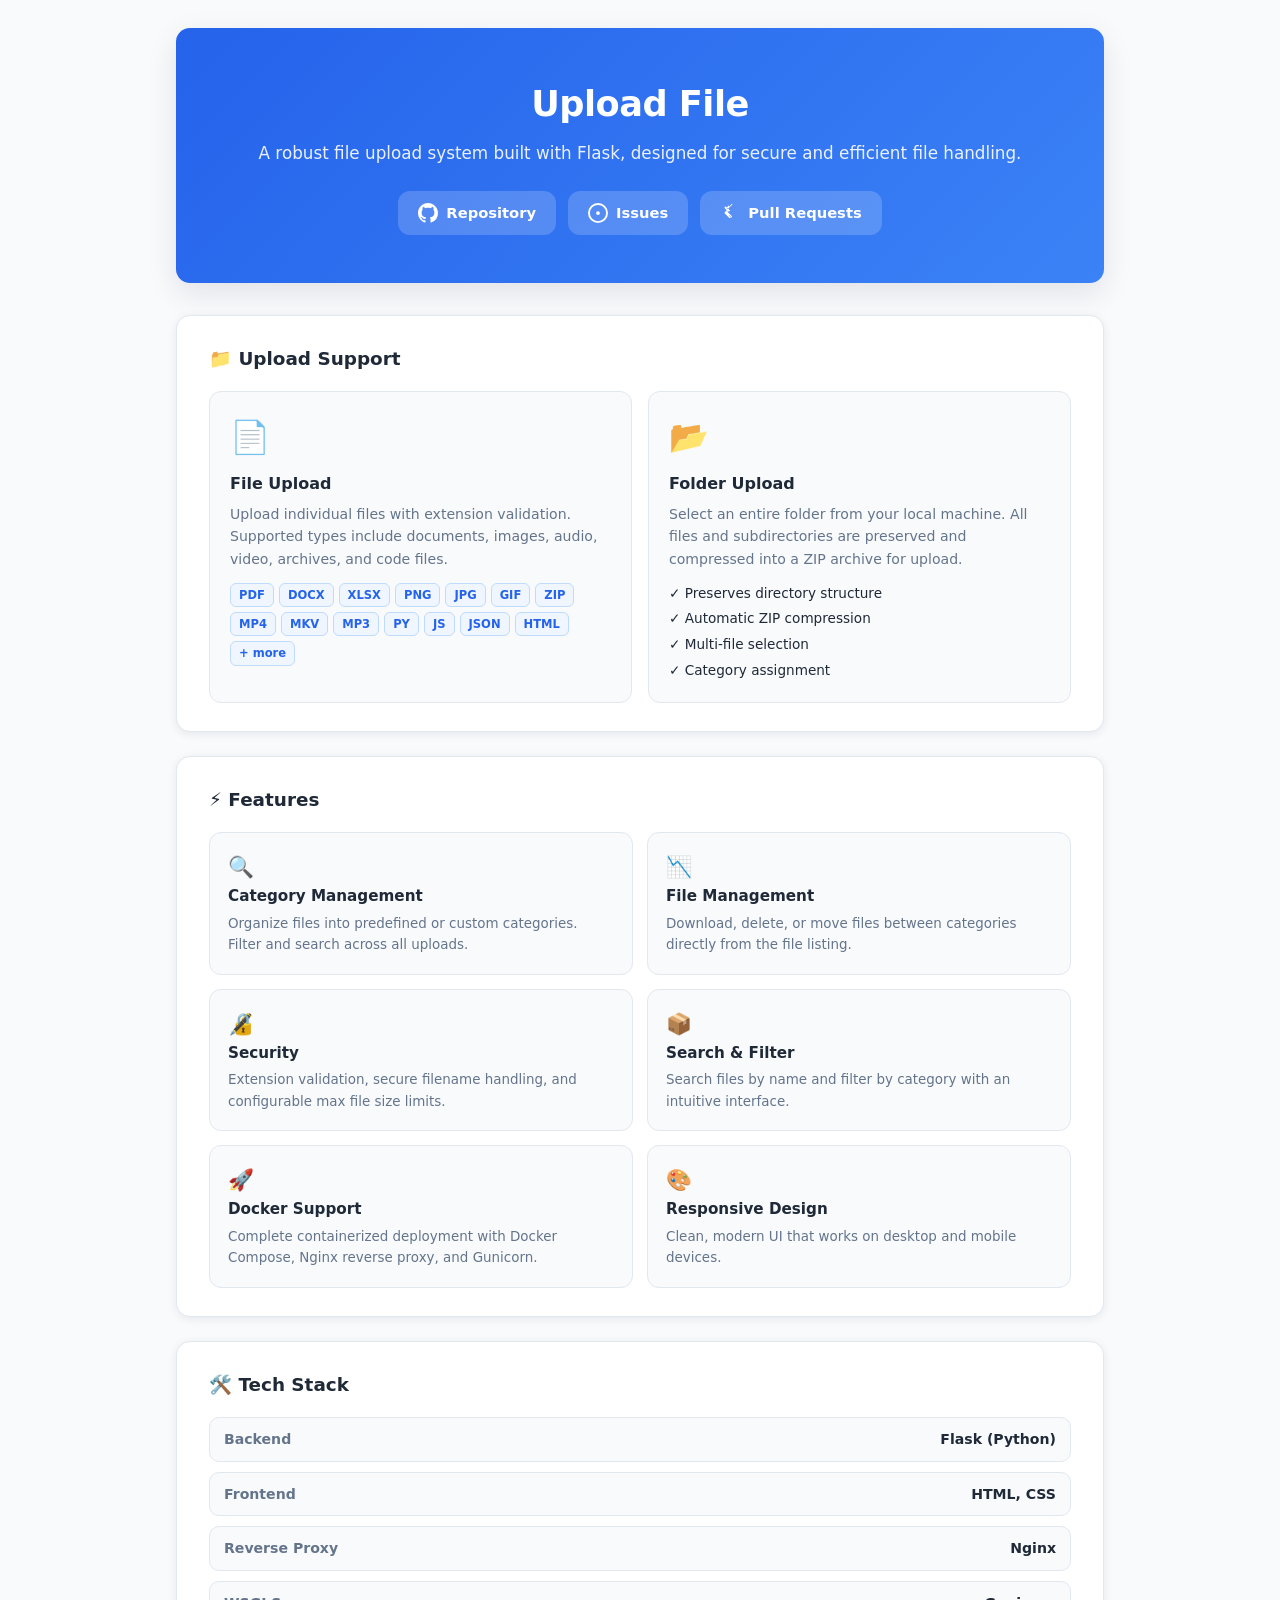
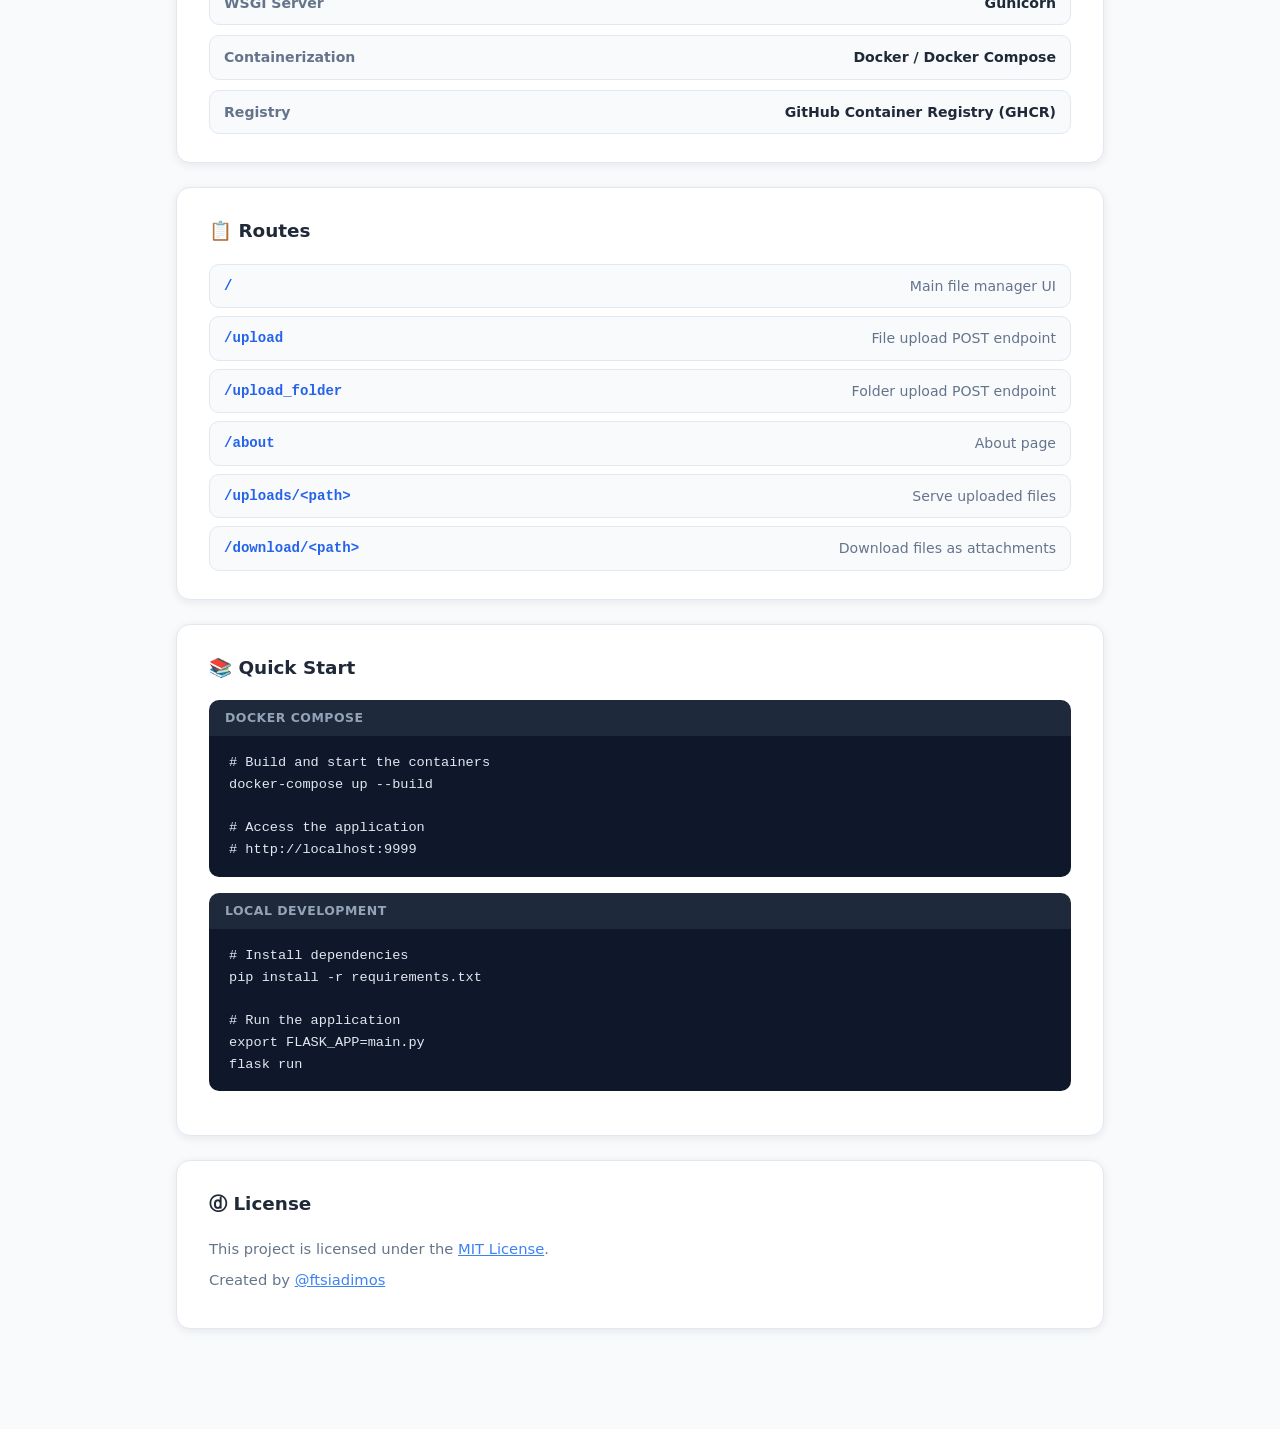
<file: docs/index.html>
<!DOCTYPE html>
<html lang="en">
<head>
  <meta charset="utf-8" />
  <meta name="viewport" content="width=device-width, initial-scale=1" />
  <title>Upload File — Documentation</title>
  <style>
    :root {
      --bg: #f8fafc;
      --panel: #ffffff;
      --text: #1f2937;
      --muted: #64748b;
      --border: #e2e8f0;
      --accent: #3b82f6;
      --accent-dk: #2563eb;
      --shadow-sm: 0 2px 10px rgba(15, 23, 42, 0.08);
      --shadow-md: 0 10px 30px rgba(15, 23, 42, 0.10);
      --radius: 14px;
    }

    *, *::before, *::after { box-sizing: border-box; }
    body {
      background: var(--bg);
      color: var(--text);
      font-family: "Segoe UI", system-ui, -apple-system, sans-serif;
      margin: 0; padding: 0;
      font-size: 15px;
      line-height: 1.6;
    }

    .topbar {
      background: linear-gradient(135deg, #2563eb 0%, #3b82f6 100%);
      color: #fff;
      padding: 16px 28px;
      display: flex;
      align-items: center;
      gap: 12px;
      box-shadow: var(--shadow-md);
    }
    .topbar h1 { margin: 0; font-size: 1.4rem; font-weight: 700; letter-spacing: -.3px; }
    .topbar-icon { font-size: 1.4rem; }
    .topbar-btn {
      display: inline-flex;
      align-items: center;
      gap: 8px;
      background: rgba(255,255,255,.15);
      color: #fff;
      border-radius: 12px;
      padding: 10px 16px;
      text-decoration: none;
      font-size: .9rem;
      font-weight: 600;
      transition: background .15s;
    }
    .topbar-btn:hover { background: rgba(255,255,255,.24); }

    .page { max-width: 960px; margin: 28px auto; padding: 0 16px 48px; }

    .about-hero {
      background: linear-gradient(135deg, #2563eb 0%, #3b82f6 100%);
      color: #fff;
      border-radius: var(--radius);
      padding: 48px 40px;
      text-align: center;
      margin-bottom: 32px;
      box-shadow: var(--shadow-md);
    }
    .about-hero h2 { font-size: 2.2rem; margin: 0 0 8px; letter-spacing: -.5px; }
    .about-subtitle { font-size: 1.05rem; opacity: .9; margin: 0 0 24px; }
    .about-links { display: flex; justify-content: center; gap: 12px; flex-wrap: wrap; }
    .about-link-btn {
      display: inline-flex;
      align-items: center;
      gap: 8px;
      background: rgba(255,255,255,.18);
      color: #fff;
      border-radius: 12px;
      padding: 10px 20px;
      text-decoration: none;
      font-size: .92rem;
      font-weight: 600;
      transition: background .15s;
    }
    .about-link-btn:hover { background: rgba(255,255,255,.30); }

    .about-section {
      background: var(--panel);
      border: 1px solid var(--border);
      border-radius: var(--radius);
      box-shadow: var(--shadow-sm);
      padding: 28px 32px;
      margin-bottom: 24px;
    }
    .about-section h3 { font-size: 1.15rem; margin: 0 0 18px; color: var(--text); }

    .about-cards { display: grid; grid-template-columns: 1fr 1fr; gap: 16px; }
    @media (max-width: 640px) { .about-cards { grid-template-columns: 1fr; } }

    .about-card {
      border: 1px solid var(--border);
      border-radius: 12px;
      padding: 20px;
      background: var(--bg);
    }
    .about-card h4 { margin: 8px 0 6px; font-size: 1rem; }
    .about-card p { font-size: .88rem; color: var(--muted); margin: 0 0 12px; }
    .about-card-icon { font-size: 2rem; }

    .about-tags { display: flex; flex-wrap: wrap; gap: 5px; }
    .about-tag {
      background: #eff6ff;
      border: 1px solid #bfdbfe;
      border-radius: 6px;
      padding: 2px 8px;
      font-size: .72rem;
      font-weight: 600;
      color: var(--accent-dk);
    }

    .about-features { display: flex; flex-direction: column; gap: 4px; }
    .about-feature-item { font-size: .85rem; color: var(--text); }

    .about-grid { display: grid; grid-template-columns: 1fr 1fr; gap: 14px; }
    @media (max-width: 640px) { .about-grid { grid-template-columns: 1fr; } }

    .about-feature-card {
      border: 1px solid var(--border);
      border-radius: 12px;
      padding: 18px;
      background: var(--bg);
    }
    .about-feature-card strong { display: block; margin-bottom: 4px; font-size: .95rem; }
    .about-feature-card p { font-size: .84rem; color: var(--muted); margin: 0; }
    .about-feature-icon { font-size: 1.3rem; }

    .about-tech { display: flex; flex-direction: column; gap: 10px; }
    .about-tech-item {
      display: flex;
      justify-content: space-between;
      align-items: center;
      padding: 10px 14px;
      background: var(--bg);
      border-radius: 10px;
      border: 1px solid var(--border);
    }
    .about-tech-label { font-size: .88rem; color: var(--muted); font-weight: 600; }
    .about-tech-value { font-size: .88rem; font-weight: 600; }

    .about-code-block { margin-bottom: 16px; }
    .about-code-header {
      background: #1e293b;
      color: #94a3b8;
      padding: 8px 16px;
      font-size: .78rem;
      font-weight: 600;
      border-radius: 10px 10px 0 0;
      letter-spacing: .04em;
      text-transform: uppercase;
    }
    .about-code-block pre {
      margin: 0;
      background: #0f172a;
      color: #e2e8f0;
      padding: 16px 20px;
      border-radius: 0 0 10px 10px;
      overflow-x: auto;
      font-size: .85rem;
      line-height: 1.6;
    }
    .about-code-block pre code { font-family: "Fira Code", "Cascadia Code", Consolas, monospace; }

    .about-section-last p { font-size: .92rem; color: var(--muted); margin: 0 0 8px; }
    .about-section-last a { color: var(--accent); }
    .about-author { font-size: .88rem; color: var(--muted); margin-top: 12px; }

    .about-routes { display: grid; gap: 8px; }
    .about-route-item {
      display: flex;
      justify-content: space-between;
      align-items: center;
      padding: 10px 14px;
      background: var(--bg);
      border-radius: 10px;
      border: 1px solid var(--border);
    }
    .about-route-path { font-family: "Fira Code", "Cascadia Code", Consolas, monospace; font-size: .88rem; font-weight: 600; color: var(--accent-dk); }
    .about-route-desc { font-size: .88rem; color: var(--muted); }
  </style>
</head>
<body>

  <div class="page">

    <!-- Hero -->
    <div class="about-hero">
      <div class="about-hero-inner">
        <h2>Upload File</h2>
        <p class="about-subtitle">A robust file upload system built with Flask, designed for secure and efficient file handling.</p>
        <div class="about-links">
          <a class="about-link-btn" href="https://github.com/ftsiadimos/Upload_File" target="_blank" rel="noopener">
            <svg height="20" viewBox="0 0 16 16" width="20" fill="currentColor"><path d="M8 0C3.58 0 0 3.58 0 8c0 3.54 2.29 6.53 5.47 7.59.4.07.55-.17.55-.38 0-.19-.01-.82-.01-1.49-2.01.37-2.53-.49-2.69-.94-.09-.23-.48-.94-.82-1.13-.28-.15-.68-.52-.01-.53.63-.01 1.08.58 1.23.82.72 1.21 1.87.87 2.33.66.07-.52.28-.87.51-1.07-1.78-.2-3.64-.89-3.64-3.95 0-.87.31-1.59.82-2.15-.08-.2-.36-1.02.08-2.12 0 0 .67-.21 2.2.82.64-.18 1.32-.27 2-.27.68 0 1.36.09 2 .27 1.53-1.04 2.2-.82 2.2-.82.44 1.1.16 1.92.08 2.12.51.56.82 1.27.82 2.15 0 3.07-1.87 3.75-3.65 3.95.29.25.54.73.54 1.48 0 1.07-.01 1.93-.01 2.2 0 .21.15.46.55.38A8.013 8.013 0 0 0 16 8c0-4.42-3.58-8-8-8z"/></svg>
            Repository
          </a>
          <a class="about-link-btn" href="https://github.com/ftsiadimos/Upload_File/issues" target="_blank" rel="noopener">
            <svg height="20" viewBox="0 0 16 16" width="20" fill="currentColor"><path d="M8 9.5a1.5 1.5 0 1 0 0-3 1.5 1.5 0 0 0 0 3z"/><path fill-rule="evenodd" d="M8 0a8 8 0 1 1 0 16A8 8 0 0 1 8 0zM1.5 8a6.5 6.5 0 1 0 13 0 6.5 6.5 0 0 0-13 0z"/></svg>
            Issues
          </a>
          <a class="about-link-btn" href="https://github.com/ftsiadimos/Upload_File/pulls" target="_blank" rel="noopener">
            <svg height="20" viewBox="0 0 16 16" width="20" fill="currentColor"><path fill-rule="evenodd" d="M7.177 3.073L9.576.673A.75.75 0 0 1 10.06 1l-3.4 3.4a.75.75 0 0 1-1.06-1.06l1.577-1.57Zm-2.28 3.926a.75.75 0 0 1 1.06 0l3.4 3.4a.75.75 0 0 1-1.06 1.06L6.756 9.11l1.577 1.577a.75.75 0 0 1-1.06 1.06l-3.4-3.4a.75.75 0 0 1 0-1.06l1.577-1.577-1.577-1.577a.75.75 0 0 1 1.06-1.06l3.4 3.4Z"/></svg>
            Pull Requests
          </a>
        </div>
      </div>
    </div>

    <!-- Upload Support -->
    <div class="about-section">
      <h3>&#128193; Upload Support</h3>
      <div class="about-cards">
        <div class="about-card">
          <div class="about-card-icon">&#128196;</div>
          <h4>File Upload</h4>
          <p>Upload individual files with extension validation. Supported types include documents, images, audio, video, archives, and code files.</p>
          <div class="about-tags">
            <span class="about-tag">PDF</span>
            <span class="about-tag">DOCX</span>
            <span class="about-tag">XLSX</span>
            <span class="about-tag">PNG</span>
            <span class="about-tag">JPG</span>
            <span class="about-tag">GIF</span>
            <span class="about-tag">ZIP</span>
            <span class="about-tag">MP4</span>
            <span class="about-tag">MKV</span>
            <span class="about-tag">MP3</span>
            <span class="about-tag">PY</span>
            <span class="about-tag">JS</span>
            <span class="about-tag">JSON</span>
            <span class="about-tag">HTML</span>
            <span class="about-tag">+ more</span>
          </div>
        </div>
        <div class="about-card">
          <div class="about-card-icon">&#128194;</div>
          <h4>Folder Upload</h4>
          <p>Select an entire folder from your local machine. All files and subdirectories are preserved and compressed into a ZIP archive for upload.</p>
          <div class="about-features">
            <div class="about-feature-item">&#10003; Preserves directory structure</div>
            <div class="about-feature-item">&#10003; Automatic ZIP compression</div>
            <div class="about-feature-item">&#10003; Multi-file selection</div>
            <div class="about-feature-item">&#10003; Category assignment</div>
          </div>
        </div>
      </div>
    </div>

    <!-- Features -->
    <div class="about-section">
      <h3>&#9889; Features</h3>
      <div class="about-grid">
        <div class="about-feature-card">
          <span class="about-feature-icon">&#128269;</span>
          <strong>Category Management</strong>
          <p>Organize files into predefined or custom categories. Filter and search across all uploads.</p>
        </div>
        <div class="about-feature-card">
          <span class="about-feature-icon">&#128201;</span>
          <strong>File Management</strong>
          <p>Download, delete, or move files between categories directly from the file listing.</p>
        </div>
        <div class="about-feature-card">
          <span class="about-feature-icon">&#128271;</span>
          <strong>Security</strong>
          <p>Extension validation, secure filename handling, and configurable max file size limits.</p>
        </div>
        <div class="about-feature-card">
          <span class="about-feature-icon">&#128230;</span>
          <strong>Search & Filter</strong>
          <p>Search files by name and filter by category with an intuitive interface.</p>
        </div>
        <div class="about-feature-card">
          <span class="about-feature-icon">&#128640;</span>
          <strong>Docker Support</strong>
          <p>Complete containerized deployment with Docker Compose, Nginx reverse proxy, and Gunicorn.</p>
        </div>
        <div class="about-feature-card">
          <span class="about-feature-icon">&#127912;</span>
          <strong>Responsive Design</strong>
          <p>Clean, modern UI that works on desktop and mobile devices.</p>
        </div>
      </div>
    </div>

    <!-- Tech Stack -->
    <div class="about-section">
      <h3>&#128736;&#65039; Tech Stack</h3>
      <div class="about-tech">
        <div class="about-tech-item">
          <span class="about-tech-label">Backend</span>
          <span class="about-tech-value">Flask (Python)</span>
        </div>
        <div class="about-tech-item">
          <span class="about-tech-label">Frontend</span>
          <span class="about-tech-value">HTML, CSS</span>
        </div>
        <div class="about-tech-item">
          <span class="about-tech-label">Reverse Proxy</span>
          <span class="about-tech-value">Nginx</span>
        </div>
        <div class="about-tech-item">
          <span class="about-tech-label">WSGI Server</span>
          <span class="about-tech-value">Gunicorn</span>
        </div>
        <div class="about-tech-item">
          <span class="about-tech-label">Containerization</span>
          <span class="about-tech-value">Docker / Docker Compose</span>
        </div>
        <div class="about-tech-item">
          <span class="about-tech-label">Registry</span>
          <span class="about-tech-value">GitHub Container Registry (GHCR)</span>
        </div>
      </div>
    </div>

    <!-- Routes -->
    <div class="about-section">
      <h3>&#128203; Routes</h3>
      <div class="about-routes">
        <div class="about-route-item">
          <span class="about-route-path">/</span>
          <span class="about-route-desc">Main file manager UI</span>
        </div>
        <div class="about-route-item">
          <span class="about-route-path">/upload</span>
          <span class="about-route-desc">File upload POST endpoint</span>
        </div>
        <div class="about-route-item">
          <span class="about-route-path">/upload_folder</span>
          <span class="about-route-desc">Folder upload POST endpoint</span>
        </div>
        <div class="about-route-item">
          <span class="about-route-path">/about</span>
          <span class="about-route-desc">About page</span>
        </div>
        <div class="about-route-item">
          <span class="about-route-path">/uploads/&lt;path&gt;</span>
          <span class="about-route-desc">Serve uploaded files</span>
        </div>
        <div class="about-route-item">
          <span class="about-route-path">/download/&lt;path&gt;</span>
          <span class="about-route-desc">Download files as attachments</span>
        </div>
      </div>
    </div>

    <!-- Quick Start -->
    <div class="about-section">
      <h3>&#128218; Quick Start</h3>
      <div class="about-code-block">
        <div class="about-code-header">Docker Compose</div>
        <pre><code># Build and start the containers
docker-compose up --build

# Access the application
# http://localhost:9999</code></pre>
      </div>
      <div class="about-code-block">
        <div class="about-code-header">Local Development</div>
        <pre><code># Install dependencies
pip install -r requirements.txt

# Run the application
export FLASK_APP=main.py
flask run</code></pre>
      </div>
    </div>

    <!-- License -->
    <div class="about-section about-section-last">
      <h3>&#9427; License</h3>
      <p>This project is licensed under the <a href="https://opensource.org/licenses/MIT" target="_blank" rel="noopener">MIT License</a>.</p>
      <p class="about-author">Created by <a href="https://github.com/ftsiadimos" target="_blank" rel="noopener">@ftsiadimos</a></p>
    </div>

  </div>
</body>
</html>
</file>
